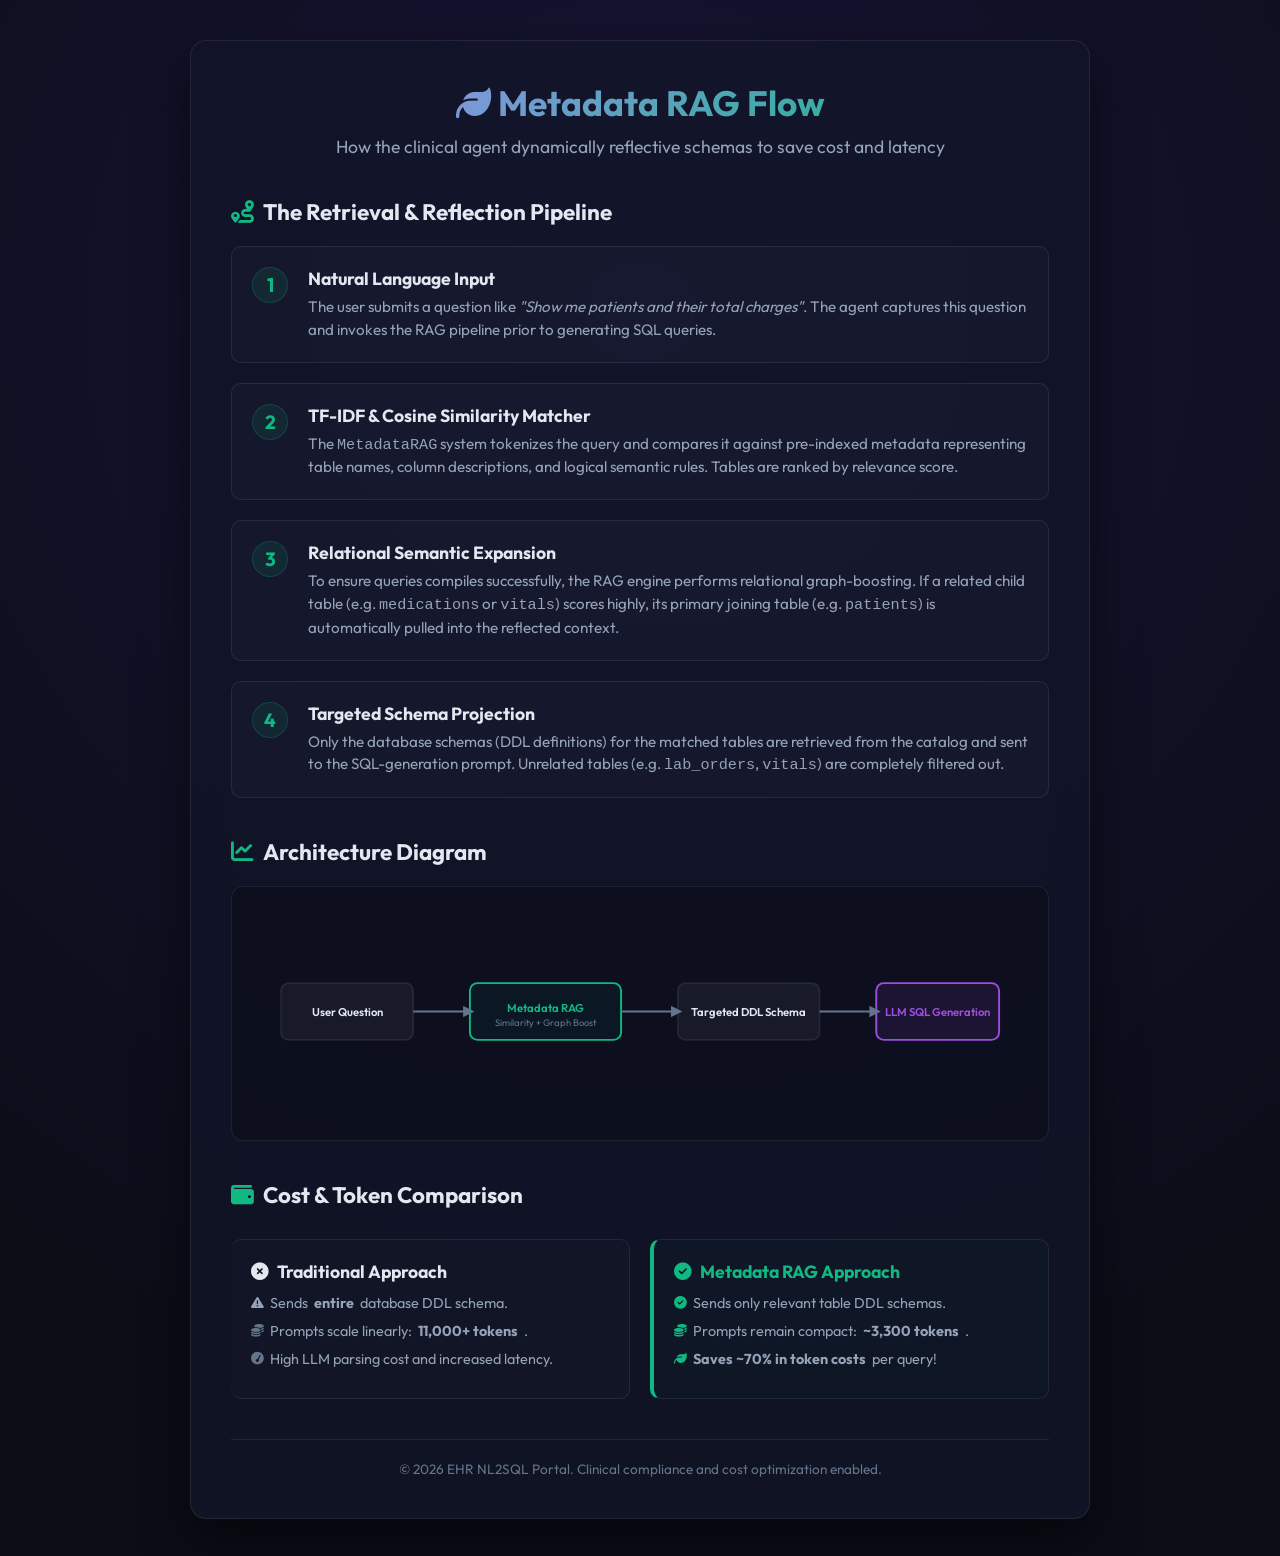
<file: frontend/rag_flow.html>
<!DOCTYPE html>
<html lang="en">
<head>
    <meta charset="UTF-8">
    <meta name="viewport" content="width=device-width, initial-scale=1.0">
    <title>Metadata RAG Architecture & Flow</title>
    <!-- Google Fonts: Outfit and Fira Code -->
    <link rel="preconnect" href="https://fonts.googleapis.com">
    <link rel="preconnect" href="https://fonts.gstatic.com" crossorigin>
    <link href="https://fonts.googleapis.com/css2?family=Fira+Code:wght@400;500&family=Outfit:wght@300;400;500;600;700&display=swap" rel="stylesheet">
    <!-- FontAwesome Icons -->
    <link rel="stylesheet" href="https://cdnjs.cloudflare.com/ajax/libs/font-awesome/6.4.0/css/all.min.css">
    <style>
        :root {
            --bg-main: #0B0D17;
            --bg-glass: rgba(18, 22, 41, 0.75);
            --border-glass: rgba(255, 255, 255, 0.08);
            --accent-primary: #7B2CBF;
            --accent-secondary: #9D4EDD;
            --success: #10B981;
            --text-primary: #E2E8F0;
            --text-secondary: #94A3B8;
            --text-muted: #64748B;
        }

        * {
            margin: 0;
            padding: 0;
            box-sizing: border-box;
        }

        body {
            font-family: 'Outfit', sans-serif;
            background-color: var(--bg-main);
            color: var(--text-primary);
            min-height: 100vh;
            display: flex;
            justify-content: center;
            align-items: center;
            background: radial-gradient(circle at 50% 20%, #171435 0%, var(--bg-main) 80%);
            padding: 40px 20px;
        }

        .container {
            max-width: 900px;
            width: 100%;
            background: var(--bg-glass);
            border: 1px solid var(--border-glass);
            border-radius: 16px;
            backdrop-filter: blur(20px);
            -webkit-backdrop-filter: blur(20px);
            padding: 40px;
            box-shadow: 0 20px 50px rgba(0, 0, 0, 0.5);
        }

        header {
            text-align: center;
            margin-bottom: 40px;
        }

        header h1 {
            font-size: 2.2rem;
            font-weight: 700;
            background: linear-gradient(135deg, #a78bfa 0%, #10b981 100%);
            -webkit-background-clip: text;
            -webkit-text-fill-color: transparent;
            margin-bottom: 10px;
        }

        header p {
            color: var(--text-secondary);
            font-size: 1.1rem;
        }

        .flow-section {
            margin-bottom: 40px;
        }

        .flow-section h2 {
            font-size: 1.4rem;
            color: var(--text-primary);
            margin-bottom: 20px;
            display: flex;
            align-items: center;
            gap: 10px;
        }

        .flow-section h2 i {
            color: var(--success);
        }

        /* Steps Layout */
        .steps-container {
            display: grid;
            grid-template-columns: 1fr;
            gap: 20px;
            margin-bottom: 30px;
        }

        .step-card {
            background: rgba(255, 255, 255, 0.02);
            border: 1px solid var(--border-glass);
            border-radius: 10px;
            padding: 20px;
            display: flex;
            gap: 20px;
            align-items: flex-start;
            transition: transform 0.2s ease, border-color 0.2s ease;
        }

        .step-card:hover {
            transform: translateY(-2px);
            border-color: rgba(16, 185, 129, 0.3);
            background: rgba(255, 255, 255, 0.03);
        }

        .step-num {
            background: rgba(16, 185, 129, 0.1);
            color: var(--success);
            font-size: 1.2rem;
            font-weight: 700;
            width: 36px;
            height: 36px;
            border-radius: 50%;
            display: flex;
            justify-content: center;
            align-items: center;
            flex-shrink: 0;
            border: 1px solid rgba(16, 185, 129, 0.2);
        }

        .step-content h3 {
            font-size: 1.1rem;
            margin-bottom: 6px;
            color: var(--text-primary);
        }

        .step-content p {
            color: var(--text-secondary);
            font-size: 0.95rem;
            line-height: 1.5;
        }

        /* Diagram style */
        .diagram-container {
            background: rgba(0, 0, 0, 0.2);
            border: 1px solid var(--border-glass);
            border-radius: 12px;
            padding: 30px;
            text-align: center;
            margin-bottom: 30px;
        }

        .diagram-svg {
            max-width: 100%;
            height: auto;
        }

        .cost-comparison {
            display: grid;
            grid-template-columns: 1fr 1fr;
            gap: 20px;
            margin-top: 30px;
        }

        .comp-card {
            background: rgba(255, 255, 255, 0.01);
            border: 1px solid var(--border-glass);
            border-radius: 10px;
            padding: 20px;
        }

        .comp-card.classic {
            border-left: 4px solid var(--error);
        }

        .comp-card.rag {
            border-left: 4px solid var(--success);
            background: rgba(16, 185, 129, 0.02);
        }

        .comp-card h4 {
            font-size: 1.1rem;
            margin-bottom: 10px;
            display: flex;
            align-items: center;
            gap: 8px;
        }

        .comp-card.classic h4 {
            color: var(--error);
        }

        .comp-card.rag h4 {
            color: var(--success);
        }

        .comp-card ul {
            list-style: none;
            padding: 0;
        }

        .comp-card li {
            font-size: 0.9rem;
            color: var(--text-secondary);
            margin-bottom: 8px;
            line-height: 1.4;
            display: flex;
            align-items: center;
            gap: 6px;
        }

        .comp-card li i {
            font-size: 0.8rem;
        }

        footer {
            text-align: center;
            margin-top: 40px;
            padding-top: 20px;
            border-top: 1px solid var(--border-glass);
            color: var(--text-muted);
            font-size: 0.85rem;
        }
    </style>
</head>
<body>
    <div class="container">
        <header>
            <h1><i class="fa-solid fa-leaf"></i> Metadata RAG Flow</h1>
            <p>How the clinical agent dynamically reflective schemas to save cost and latency</p>
        </header>

        <section class="flow-section">
            <h2><i class="fa-solid fa-route"></i> The Retrieval & Reflection Pipeline</h2>
            <div class="steps-container">
                <div class="step-card">
                    <div class="step-num">1</div>
                    <div class="step-content">
                        <h3>Natural Language Input</h3>
                        <p>The user submits a question like <em>"Show me patients and their total charges"</em>. The agent captures this question and invokes the RAG pipeline prior to generating SQL queries.</p>
                    </div>
                </div>

                <div class="step-card">
                    <div class="step-num">2</div>
                    <div class="step-content">
                        <h3>TF-IDF & Cosine Similarity Matcher</h3>
                        <p>The <code>MetadataRAG</code> system tokenizes the query and compares it against pre-indexed metadata representing table names, column descriptions, and logical semantic rules. Tables are ranked by relevance score.</p>
                    </div>
                </div>

                <div class="step-card">
                    <div class="step-num">3</div>
                    <div class="step-content">
                        <h3>Relational Semantic Expansion</h3>
                        <p>To ensure queries compiles successfully, the RAG engine performs relational graph-boosting. If a related child table (e.g. <code>medications</code> or <code>vitals</code>) scores highly, its primary joining table (e.g. <code>patients</code>) is automatically pulled into the reflected context.</p>
                    </div>
                </div>

                <div class="step-card">
                    <div class="step-num">4</div>
                    <div class="step-content">
                        <h3>Targeted Schema Projection</h3>
                        <p>Only the database schemas (DDL definitions) for the matched tables are retrieved from the catalog and sent to the SQL-generation prompt. Unrelated tables (e.g. <code>lab_orders</code>, <code>vitals</code>) are completely filtered out.</p>
                    </div>
                </div>
            </div>
        </section>

        <section class="flow-section">
            <h2><i class="fa-solid fa-chart-line"></i> Architecture Diagram</h2>
            <div class="diagram-container">
                <svg class="diagram-svg" viewBox="0 0 800 200" fill="none" xmlns="http://www.w3.org/2000/svg">
                    <!-- Nodes -->
                    <rect x="20" y="70" width="140" height="60" rx="8" fill="rgba(255, 255, 255, 0.05)" stroke="var(--border-glass)" stroke-width="2"/>
                    <text x="90" y="105" fill="var(--text-primary)" font-size="12" font-family="'Outfit'" font-weight="600" text-anchor="middle">User Question</text>

                    <rect x="220" y="70" width="160" height="60" rx="8" fill="rgba(16, 185, 129, 0.05)" stroke="var(--success)" stroke-width="2"/>
                    <text x="300" y="100" fill="var(--success)" font-size="12" font-family="'Outfit'" font-weight="600" text-anchor="middle">Metadata RAG</text>
                    <text x="300" y="115" fill="var(--text-muted)" font-size="10" font-family="'Outfit'" text-anchor="middle">Similarity + Graph Boost</text>

                    <rect x="440" y="70" width="150" height="60" rx="8" fill="rgba(255, 255, 255, 0.05)" stroke="var(--border-glass)" stroke-width="2"/>
                    <text x="515" y="105" fill="var(--text-primary)" font-size="12" font-family="'Outfit'" font-weight="600" text-anchor="middle">Targeted DDL Schema</text>

                    <rect x="650" y="70" width="130" height="60" rx="8" fill="rgba(157, 78, 221, 0.1)" stroke="var(--accent-secondary)" stroke-width="2"/>
                    <text x="715" y="105" fill="var(--accent-secondary)" font-size="12" font-family="'Outfit'" font-weight="600" text-anchor="middle">LLM SQL Generation</text>

                    <!-- Arrows -->
                    <path d="M 160 100 L 220 100" stroke="var(--text-muted)" stroke-width="2" marker-end="url(#arrow)"/>
                    <path d="M 380 100 L 440 100" stroke="var(--text-muted)" stroke-width="2" marker-end="url(#arrow)"/>
                    <path d="M 590 100 L 650 100" stroke="var(--text-muted)" stroke-width="2" marker-end="url(#arrow)"/>

                    <!-- Marker Definitions -->
                    <defs>
                        <marker id="arrow" viewBox="0 0 10 10" refX="6" refY="5" markerWidth="6" markerHeight="6" orient="auto-start-reverse">
                            <path d="M 0 0 L 10 5 L 0 10 z" fill="var(--text-muted)"/>
                        </marker>
                    </defs>
                </svg>
            </div>
        </section>

        <section class="flow-section">
            <h2><i class="fa-solid fa-wallet"></i> Cost & Token Comparison</h2>
            <div class="cost-comparison">
                <div class="comp-card classic">
                    <h4><i class="fa-solid fa-circle-xmark"></i> Traditional Approach</h4>
                    <ul>
                        <li><i class="fa-solid fa-triangle-exclamation" style="color:var(--error);"></i> Sends <strong>entire</strong> database DDL schema.</li>
                        <li><i class="fa-solid fa-coins" style="color:var(--text-muted);"></i> Prompts scale linearly: <strong>11,000+ tokens</strong>.</li>
                        <li><i class="fa-solid fa-gauge-simple-high" style="color:var(--text-muted);"></i> High LLM parsing cost and increased latency.</li>
                    </ul>
                </div>
                <div class="comp-card rag">
                    <h4><i class="fa-solid fa-circle-check"></i> Metadata RAG Approach</h4>
                    <ul>
                        <li><i class="fa-solid fa-circle-check" style="color:var(--success);"></i> Sends only relevant table DDL schemas.</li>
                        <li><i class="fa-solid fa-coins" style="color:var(--success);"></i> Prompts remain compact: <strong>~3,300 tokens</strong>.</li>
                        <li><i class="fa-solid fa-leaf" style="color:var(--success);"></i> <strong>Saves ~70% in token costs</strong> per query!</li>
                    </ul>
                </div>
            </div>
        </section>

        <footer>
            <p>&copy; 2026 EHR NL2SQL Portal. Clinical compliance and cost optimization enabled.</p>
        </footer>
    </div>
</body>
</html>
</file>
